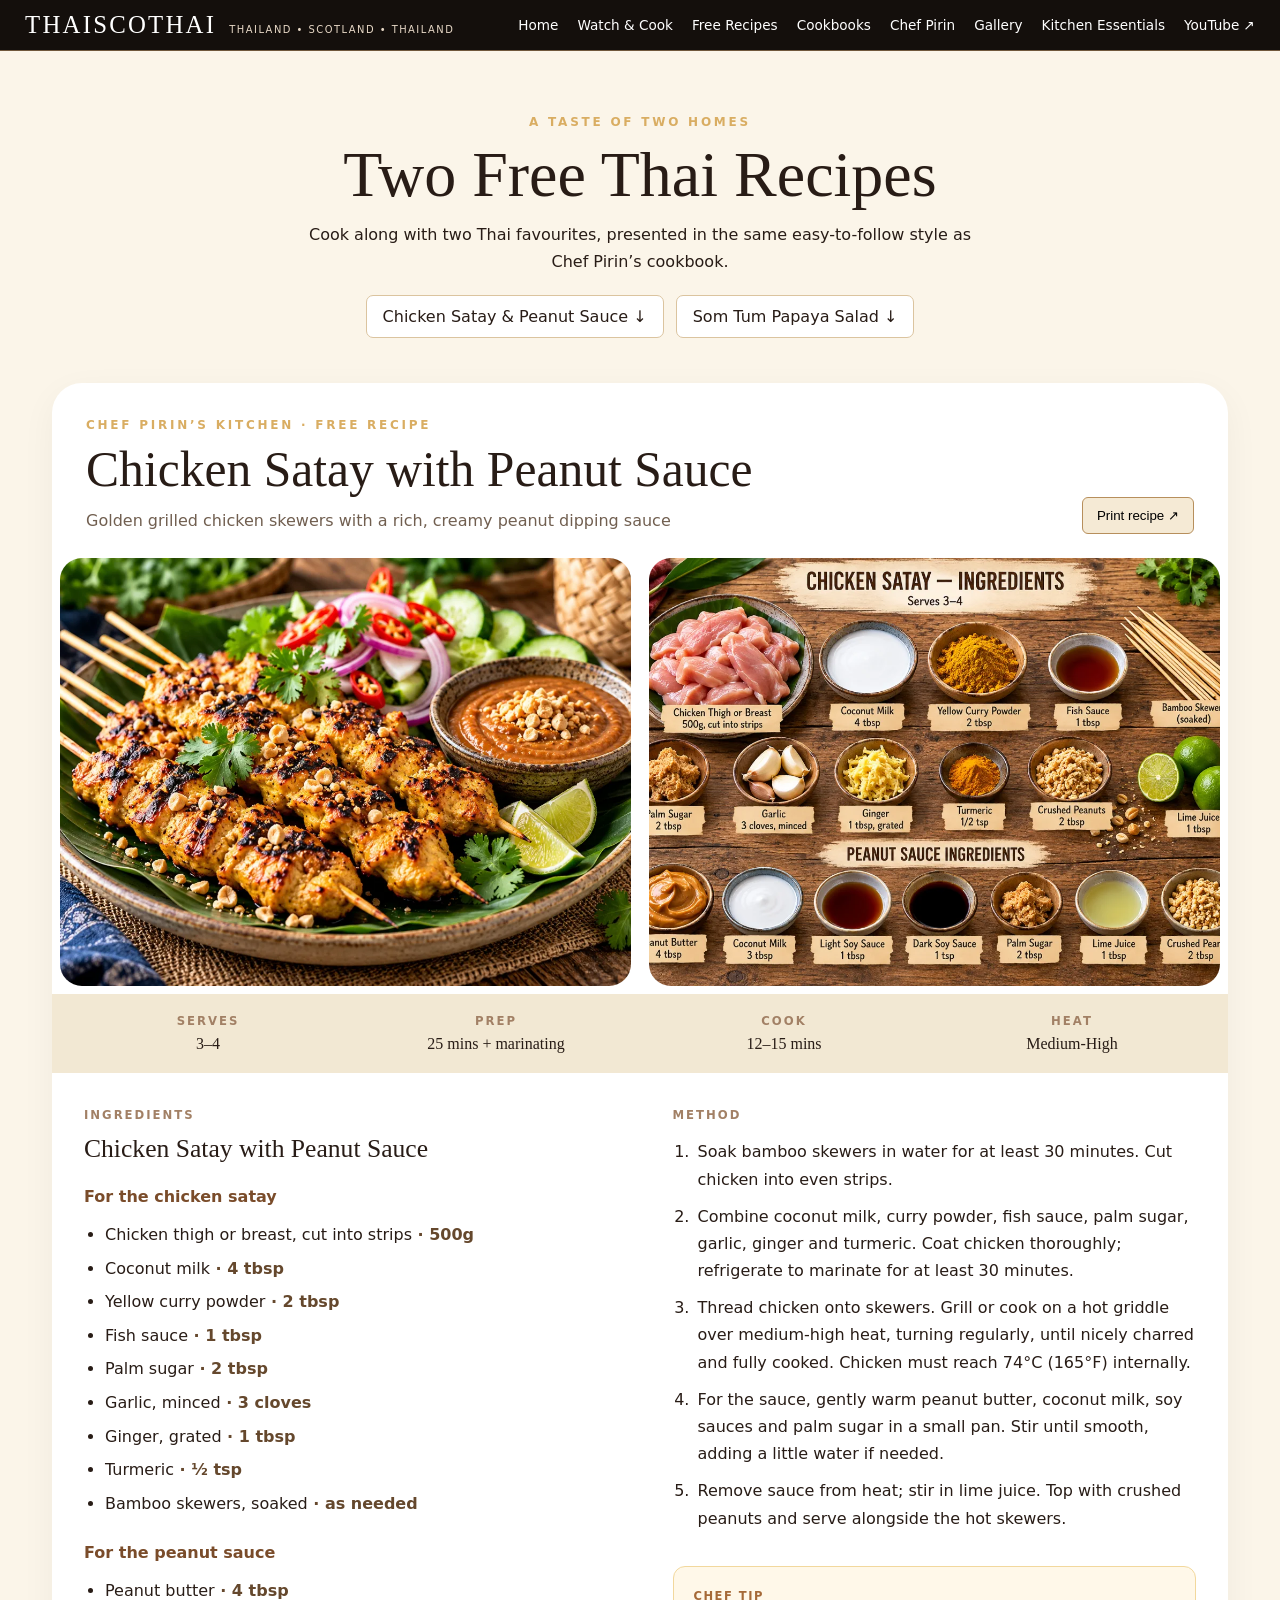
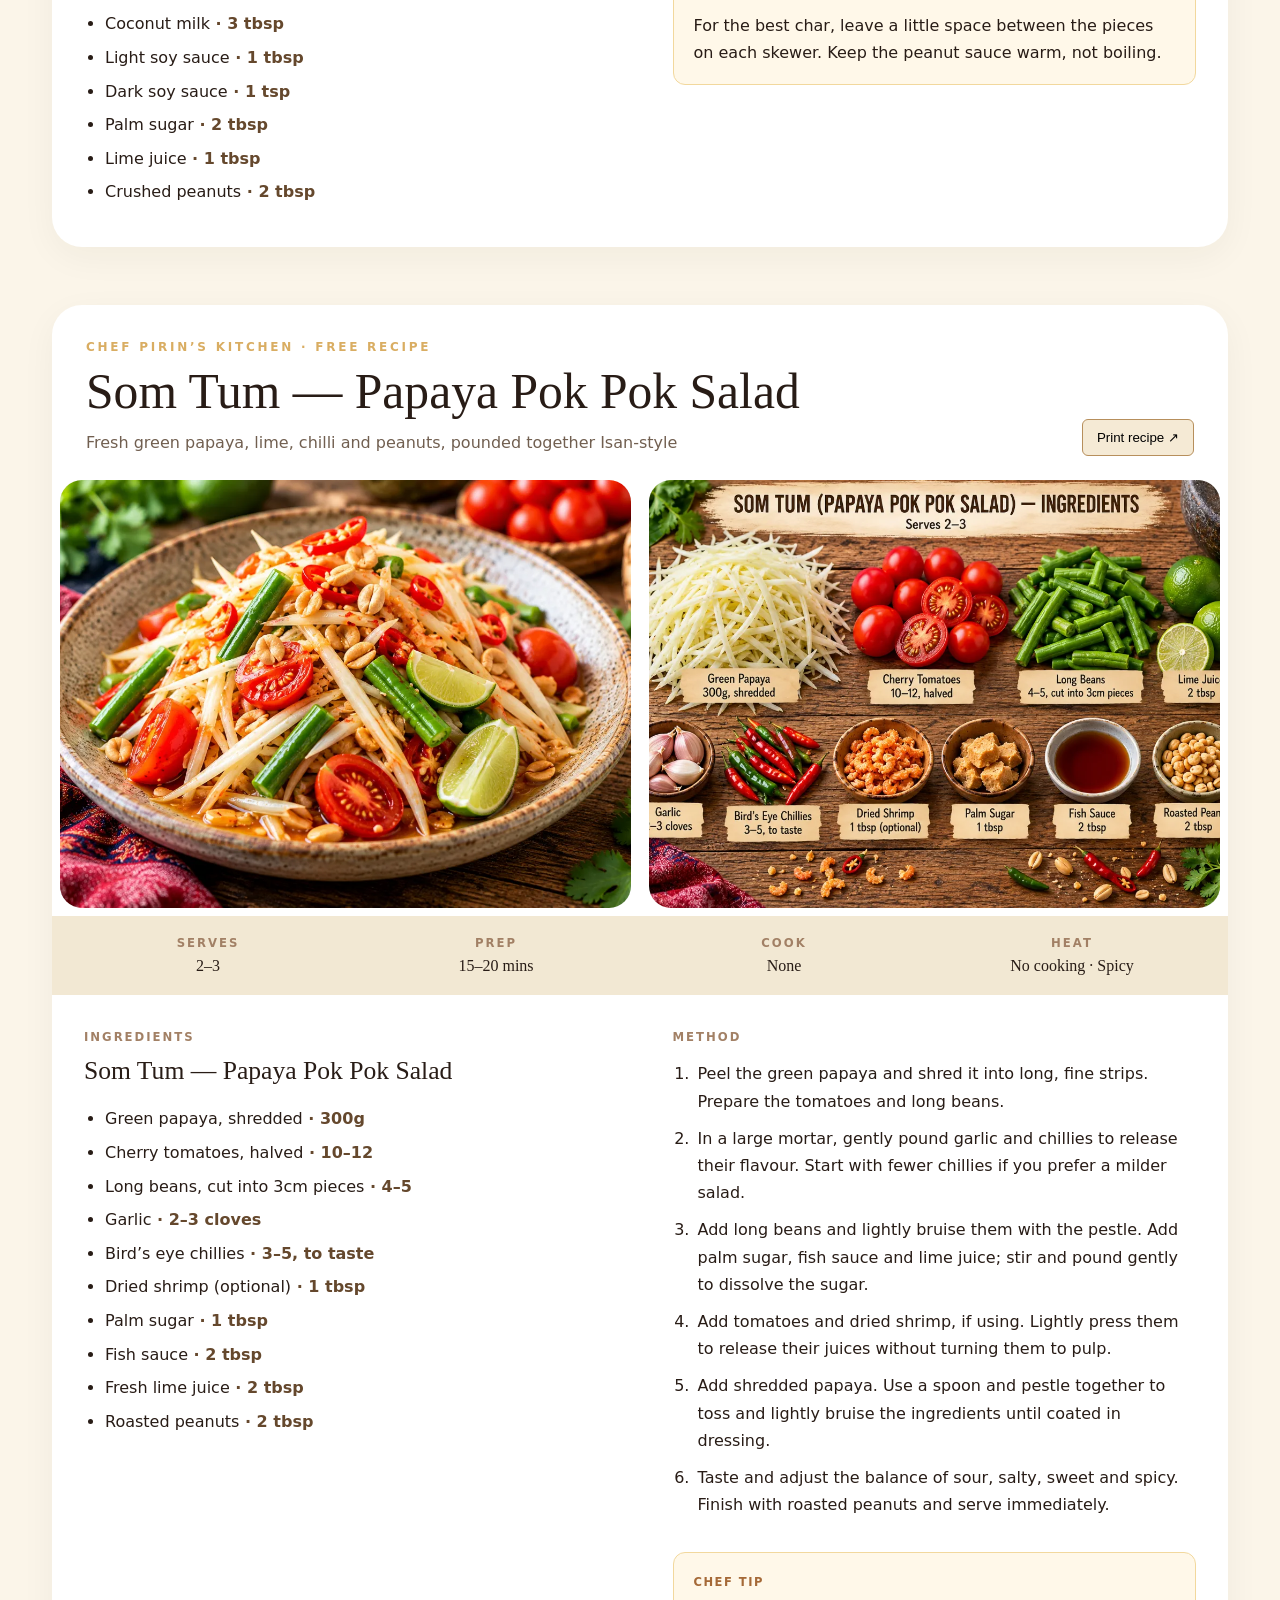
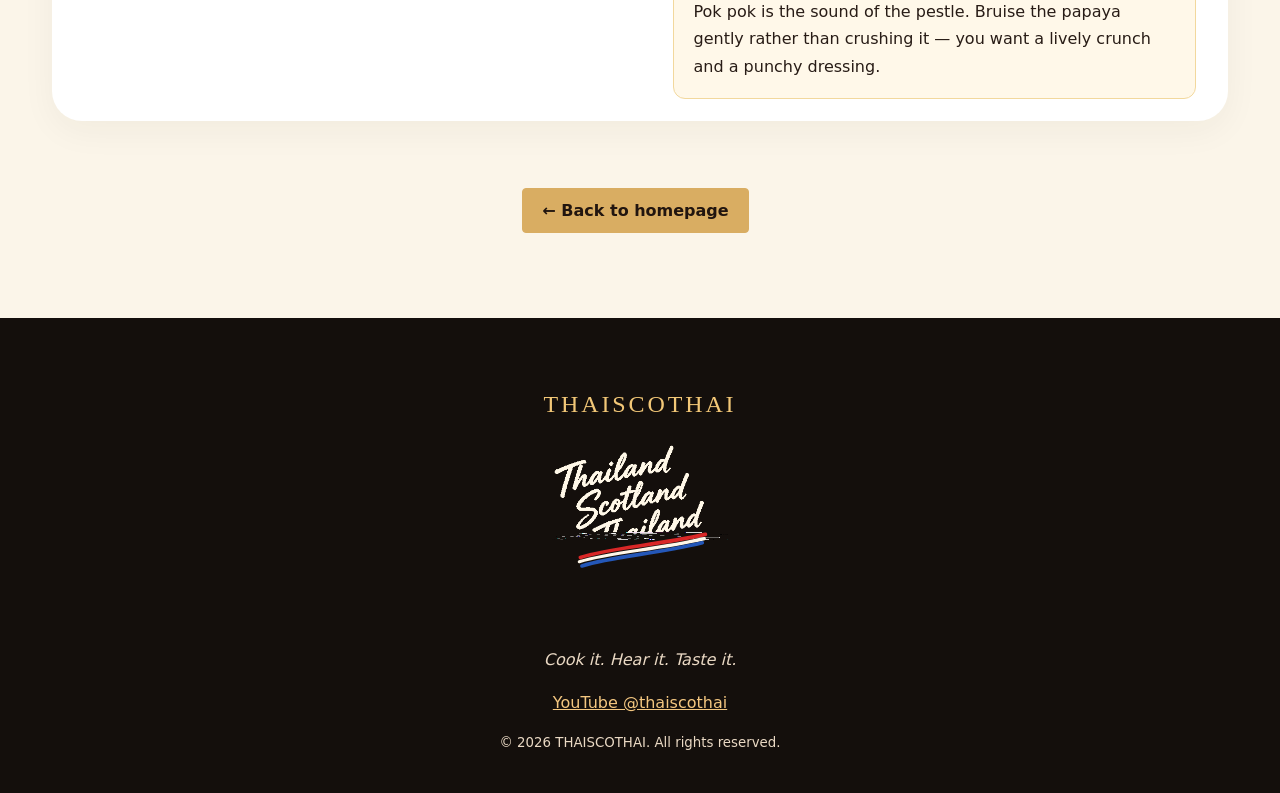
<file: free-recipes.html>
<!doctype html><html lang="en"><head><meta charset="utf-8"><meta name="viewport" content="width=device-width,initial-scale=1"><meta name="description" content="Authentic Thai cooking, ASMR videos and cookbooks from Chef Pirin Pratepha Greig."><title>Free Recipes | THAISCOTHAI</title><link rel="stylesheet" href="style.css"></head><body><header class="top"><nav class="nav" aria-label="Main navigation"><a class="identity" href="index.html"><span class="brand-line"><span class="brand">THAISCOTHAI</span><span class="subbrand-inline">THAILAND • SCOTLAND • THAILAND</span></span></a><button class="mobile-toggle" aria-expanded="false" aria-label="Toggle navigation">☰ Menu</button><div class="links"><a href="index.html">Home</a><a href="index.html#videos">Watch & Cook</a><a href="free-recipes.html">Free Recipes</a><a href="index.html#books">Cookbooks</a><a href="index.html#chef">Chef Pirin</a><a href="index.html#gallery">Gallery</a><a href="kitchen-essentials.html">Kitchen Essentials</a><a href="https://www.youtube.com/@thaiscothai" target="_blank" rel="noopener">YouTube ↗</a></div></nav></header><main class="recipes-main"><div class="recipe-intro"><div class="eyebrow">A taste of two homes</div><h1>Two Free Thai Recipes</h1><p>Cook along with two Thai favourites, presented in the same easy-to-follow style as Chef Pirin’s cookbook.</p><nav class="recipe-jump" aria-label="Recipe links"><a href="#satay">Chicken Satay & Peanut Sauce ↓</a><a href="#som-tum">Som Tum Papaya Salad ↓</a></nav></div><article class="cookbook-page" id="satay"><div class="recipe-page-heading"><div><div class="eyebrow">Chef Pirin’s Kitchen · Free recipe</div><h2>Chicken Satay with Peanut Sauce</h2><p>Golden grilled chicken skewers with a rich, creamy peanut dipping sauce</p></div><button class="recipe-print" onclick="window.print()" type="button">Print recipe ↗</button></div><div class="recipe-photo-pair"><img src="assets/recipes/satay-plated.webp" alt="Plated Chicken Satay with Peanut Sauce" loading="lazy"><img src="assets/recipes/satay-ingredients.webp" alt="Overhead labelled ingredients for Chicken Satay with Peanut Sauce" loading="lazy"></div><div class="recipe-facts"><div><span>Serves</span><strong>3–4</strong></div><div><span>Prep</span><strong>25 mins + marinating</strong></div><div><span>Cook</span><strong>12–15 mins</strong></div><div><span>Heat</span><strong>Medium-High</strong></div></div><div class="recipe-body"><section><div class="recipe-kicker">Ingredients</div><h3>Chicken Satay with Peanut Sauce</h3><ul class="recipe-ingredients"><li class="recipe-subheading">For the chicken satay</li><li><span>Chicken thigh or breast, cut into strips</span><strong>500g</strong></li><li><span>Coconut milk</span><strong>4 tbsp</strong></li><li><span>Yellow curry powder</span><strong>2 tbsp</strong></li><li><span>Fish sauce</span><strong>1 tbsp</strong></li><li><span>Palm sugar</span><strong>2 tbsp</strong></li><li><span>Garlic, minced</span><strong>3 cloves</strong></li><li><span>Ginger, grated</span><strong>1 tbsp</strong></li><li><span>Turmeric</span><strong>½ tsp</strong></li><li><span>Bamboo skewers, soaked</span><strong>as needed</strong></li><li class="recipe-subheading">For the peanut sauce</li><li><span>Peanut butter</span><strong>4 tbsp</strong></li><li><span>Coconut milk</span><strong>3 tbsp</strong></li><li><span>Light soy sauce</span><strong>1 tbsp</strong></li><li><span>Dark soy sauce</span><strong>1 tsp</strong></li><li><span>Palm sugar</span><strong>2 tbsp</strong></li><li><span>Lime juice</span><strong>1 tbsp</strong></li><li><span>Crushed peanuts</span><strong>2 tbsp</strong></li></ul></section><section><div class="recipe-kicker">Method</div><ol class="recipe-method"><li>Soak bamboo skewers in water for at least 30 minutes. Cut chicken into even strips.</li><li>Combine coconut milk, curry powder, fish sauce, palm sugar, garlic, ginger and turmeric. Coat chicken thoroughly; refrigerate to marinate for at least 30 minutes.</li><li>Thread chicken onto skewers. Grill or cook on a hot griddle over medium-high heat, turning regularly, until nicely charred and fully cooked. Chicken must reach 74°C (165°F) internally.</li><li>For the sauce, gently warm peanut butter, coconut milk, soy sauces and palm sugar in a small pan. Stir until smooth, adding a little water if needed.</li><li>Remove sauce from heat; stir in lime juice. Top with crushed peanuts and serve alongside the hot skewers.</li></ol><aside class="chef-tip"><b>Chef tip</b><p>For the best char, leave a little space between the pieces on each skewer. Keep the peanut sauce warm, not boiling.</p></aside></section></div></article><article class="cookbook-page" id="som-tum"><div class="recipe-page-heading"><div><div class="eyebrow">Chef Pirin’s Kitchen · Free recipe</div><h2>Som Tum — Papaya Pok Pok Salad</h2><p>Fresh green papaya, lime, chilli and peanuts, pounded together Isan-style</p></div><button class="recipe-print" onclick="window.print()" type="button">Print recipe ↗</button></div><div class="recipe-photo-pair"><img src="assets/recipes/som-tum-plated.webp" alt="Plated Som Tum — Papaya Pok Pok Salad" loading="lazy"><img src="assets/recipes/som-tum-ingredients.webp" alt="Overhead labelled ingredients for Som Tum — Papaya Pok Pok Salad" loading="lazy"></div><div class="recipe-facts"><div><span>Serves</span><strong>2–3</strong></div><div><span>Prep</span><strong>15–20 mins</strong></div><div><span>Cook</span><strong>None</strong></div><div><span>Heat</span><strong>No cooking · Spicy</strong></div></div><div class="recipe-body"><section><div class="recipe-kicker">Ingredients</div><h3>Som Tum — Papaya Pok Pok Salad</h3><ul class="recipe-ingredients"><li><span>Green papaya, shredded</span><strong>300g</strong></li><li><span>Cherry tomatoes, halved</span><strong>10–12</strong></li><li><span>Long beans, cut into 3cm pieces</span><strong>4–5</strong></li><li><span>Garlic</span><strong>2–3 cloves</strong></li><li><span>Bird’s eye chillies</span><strong>3–5, to taste</strong></li><li><span>Dried shrimp (optional)</span><strong>1 tbsp</strong></li><li><span>Palm sugar</span><strong>1 tbsp</strong></li><li><span>Fish sauce</span><strong>2 tbsp</strong></li><li><span>Fresh lime juice</span><strong>2 tbsp</strong></li><li><span>Roasted peanuts</span><strong>2 tbsp</strong></li></ul></section><section><div class="recipe-kicker">Method</div><ol class="recipe-method"><li>Peel the green papaya and shred it into long, fine strips. Prepare the tomatoes and long beans.</li><li>In a large mortar, gently pound garlic and chillies to release their flavour. Start with fewer chillies if you prefer a milder salad.</li><li>Add long beans and lightly bruise them with the pestle. Add palm sugar, fish sauce and lime juice; stir and pound gently to dissolve the sugar.</li><li>Add tomatoes and dried shrimp, if using. Lightly press them to release their juices without turning them to pulp.</li><li>Add shredded papaya. Use a spoon and pestle together to toss and lightly bruise the ingredients until coated in dressing.</li><li>Taste and adjust the balance of sour, salty, sweet and spicy. Finish with roasted peanuts and serve immediately.</li></ol><aside class="chef-tip"><b>Chef tip</b><p>Pok pok is the sound of the pestle. Bruise the papaya gently rather than crushing it — you want a lively crunch and a punchy dressing.</p></aside></section></div></article><div class="recipe-back"><a class="btn" href="index.html">← Back to homepage</a></div></main><footer class="footer"><p class="footer-brand">THAISCOTHAI</p><div class="footer-logo-lockup" role="img" aria-label="THAILAND SCOTLAND THAILAND"><img src="assets/thaiscothai-script-transparent.png" alt="" loading="lazy"/><svg viewBox="0 0 335 375" aria-hidden="true" focusable="false"><path d="M54 237 C112 218 192 215 292 193" fill="none" stroke="#d92727" stroke-width="7" stroke-linecap="round"/><path d="M52 245 C115 226 194 223 290 201" fill="none" stroke="#fff7e9" stroke-width="6" stroke-linecap="round"/><path d="M57 253 C119 234 197 231 286 209" fill="none" stroke="#2457b8" stroke-width="7" stroke-linecap="round"/></svg></div><p><em>Cook it. Hear it. Taste it.</em></p><p><a href="https://www.youtube.com/@thaiscothai">YouTube @thaiscothai</a></p><small>© 2026 THAISCOTHAI. All rights reserved.</small></footer><script src="script.js"></script></body></html>
</file>
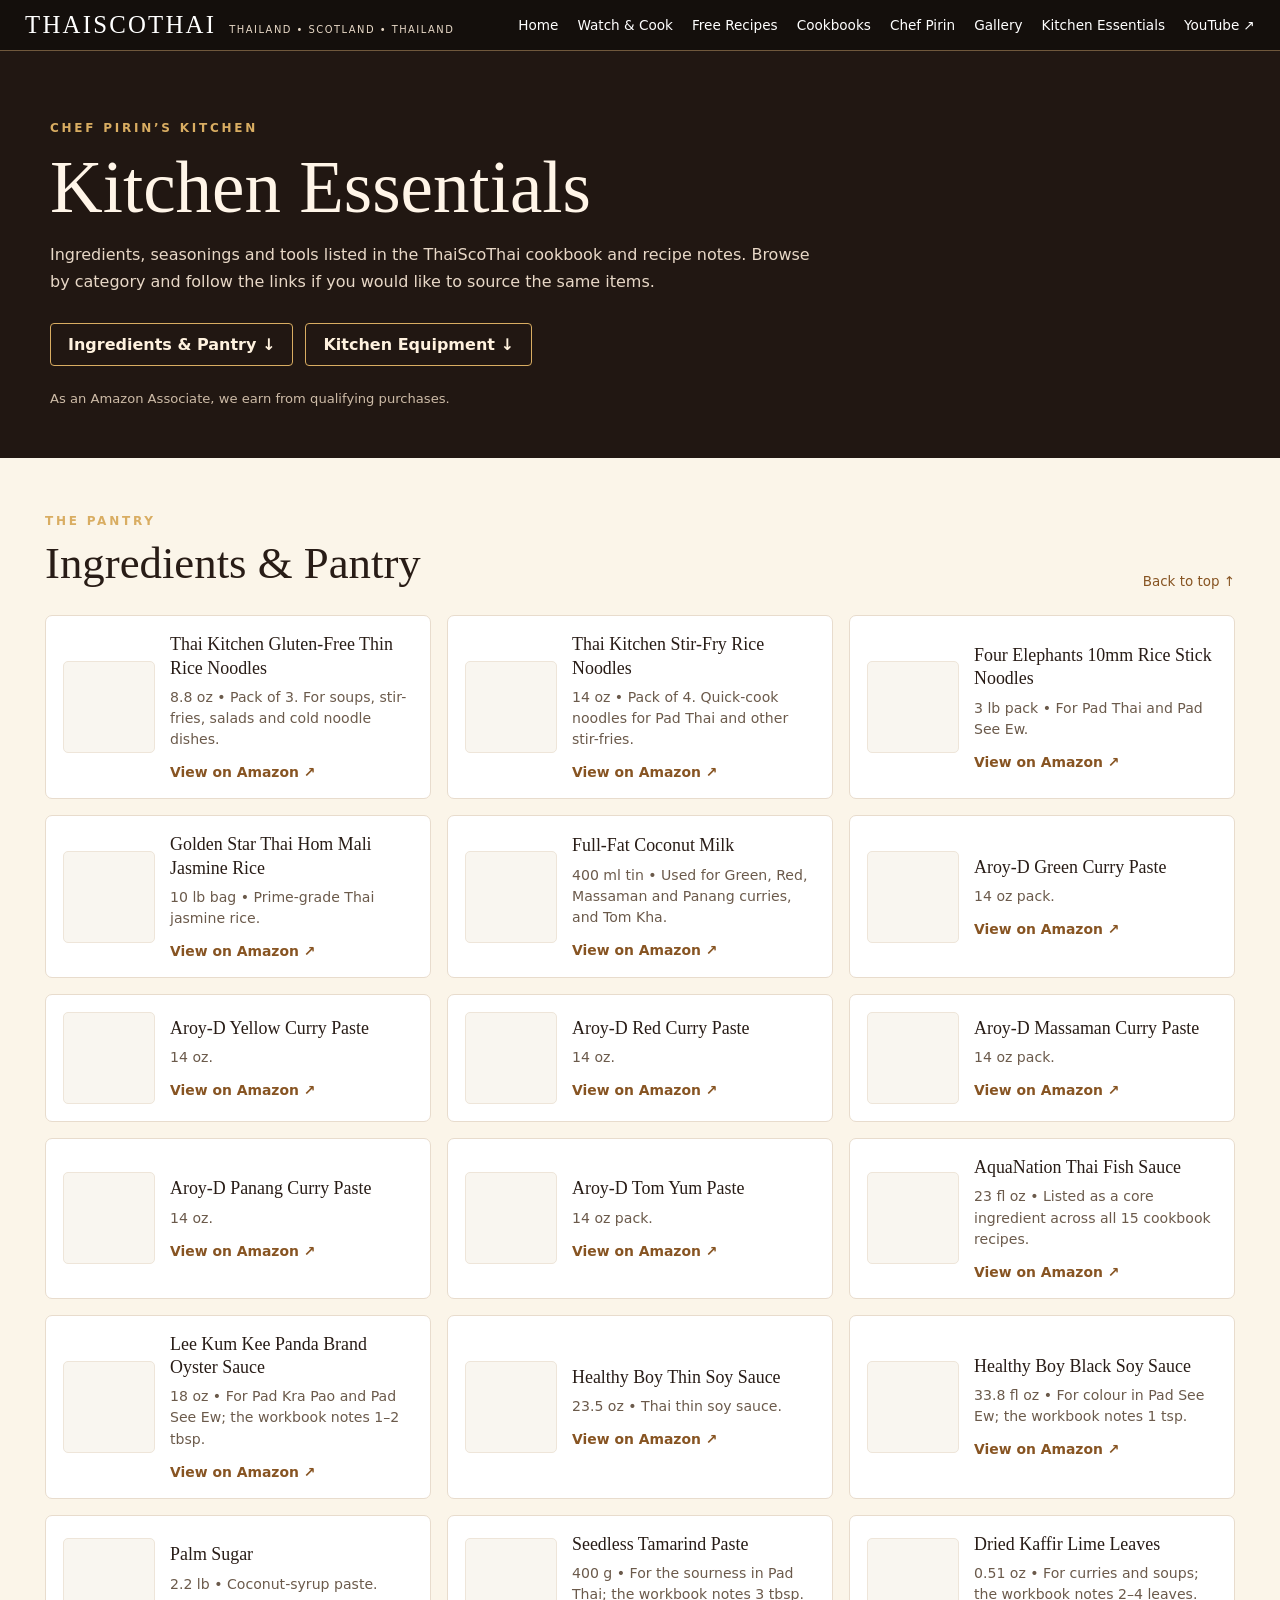
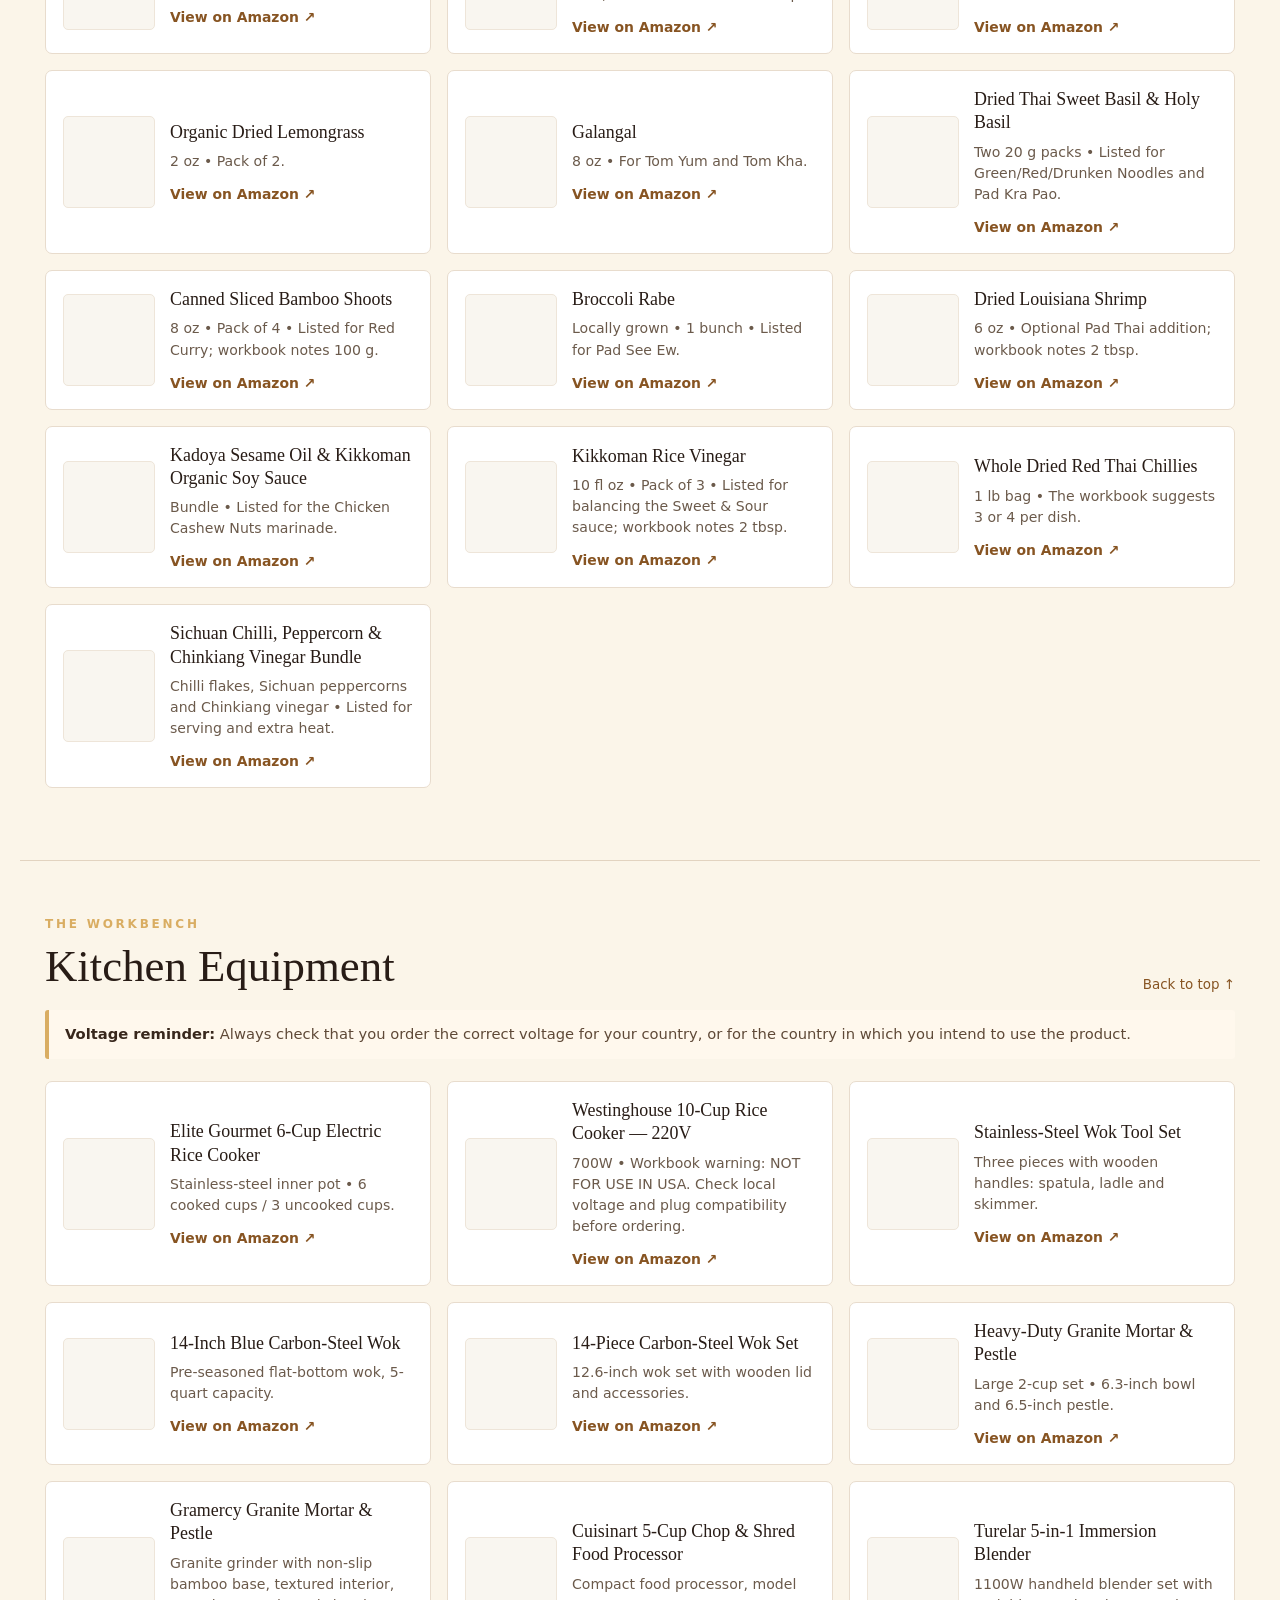
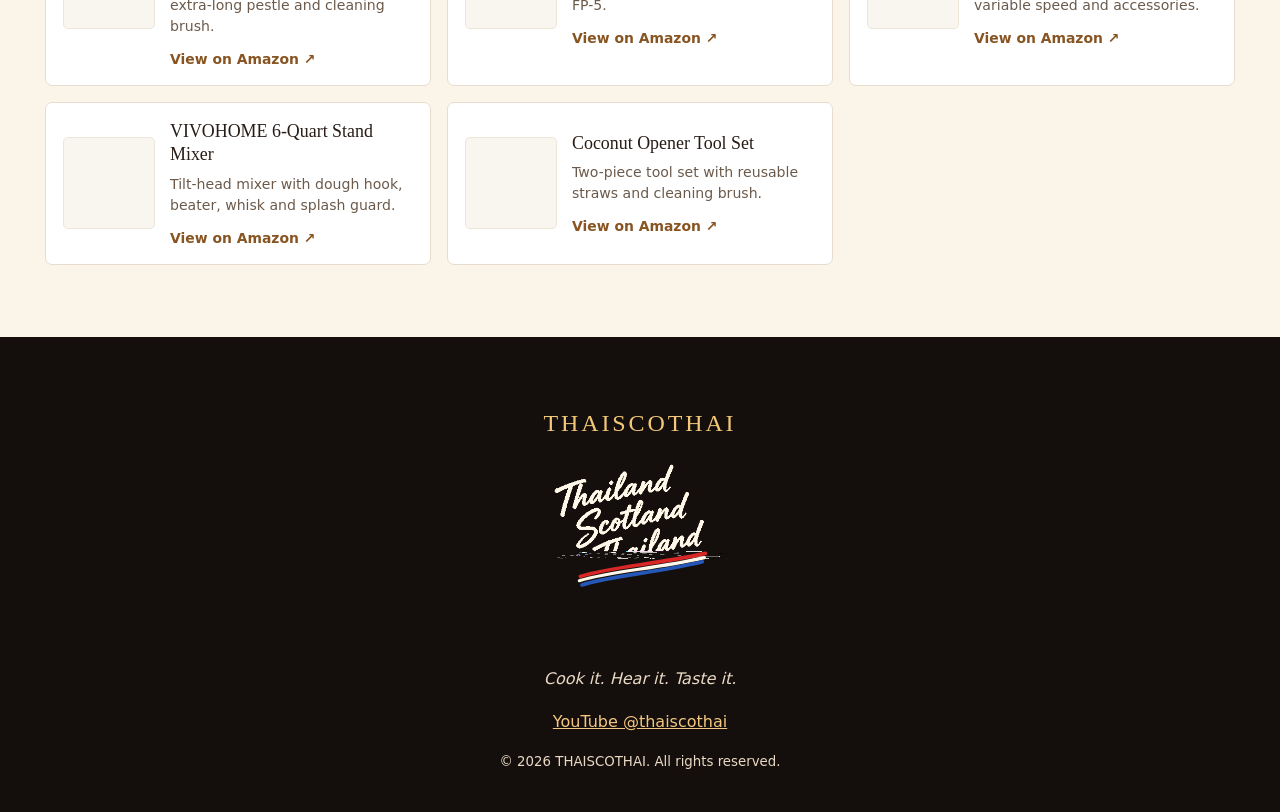
<file: kitchen-essentials.html>
<!doctype html>
<html lang="en"><head><meta charset="utf-8"><meta name="viewport" content="width=device-width,initial-scale=1">
<meta name="description" content="Ingredients and kitchen equipment listed for Chef Pirin's authentic Thai recipes.">
<title>Kitchen Essentials | THAISCOTHAI</title><link rel="stylesheet" href="style.css"></head><body id="top">
<header class="top"><nav class="nav" aria-label="Main navigation"><a class="identity" href="index.html"><span class="brand-line"><span class="brand">THAISCOTHAI</span><span class="subbrand-inline">THAILAND • SCOTLAND • THAILAND</span></span></a><button aria-expanded="false" aria-label="Toggle navigation" class="mobile-toggle">☰ Menu</button><div class="links"><a href="index.html">Home</a><a href="index.html#videos">Watch &amp; Cook</a><a href="free-recipes.html">Free Recipes</a><a href="index.html#books">Cookbooks</a><a href="index.html#chef">Chef Pirin</a><a href="index.html#gallery">Gallery</a><a href="kitchen-essentials.html" aria-current="page">Kitchen Essentials</a><a href="https://www.youtube.com/@thaiscothai" target="_blank" rel="noopener">YouTube ↗</a></div></nav></header>
<main class="essentials-page"><section class="essentials-hero"><div class="eyebrow">Chef Pirin’s Kitchen</div><h1>Kitchen Essentials</h1><p>Ingredients, seasonings and tools listed in the ThaiScoThai cookbook and recipe notes. Browse by category and follow the links if you would like to source the same items.</p><div class="essentials-jump"><a href="#ingredients">Ingredients &amp; Pantry ↓</a><a href="#equipment">Kitchen Equipment ↓</a></div><p class="affiliate-disclosure">As an Amazon Associate, we earn from qualifying purchases.</p></section>
<section class="essentials-section" id="ingredients"><div class="essentials-section-head"><div><div class="eyebrow">The pantry</div><h2>Ingredients &amp; Pantry</h2></div><a href="#top" class="back-top">Back to top ↑</a></div><div class="essentials-grid"><article class="essential-card"><div class="essential-card-image" role="img" aria-label="Thai Kitchen Gluten-Free Thin Rice Noodles" style="--sprite-x:0.00%;--sprite-y:0.00%"></div><div class="essential-card-copy"><h3>Thai Kitchen Gluten-Free Thin Rice Noodles</h3><p>8.8 oz • Pack of 3. For soups, stir-fries, salads and cold noodle dishes.</p><a class="amazon-link" href="https://link.amazon/B0hvKxCtU" target="_blank" rel="sponsored nofollow noopener">View on Amazon ↗</a></div></article>
<article class="essential-card"><div class="essential-card-image" role="img" aria-label="Thai Kitchen Stir-Fry Rice Noodles" style="--sprite-x:25.00%;--sprite-y:0.00%"></div><div class="essential-card-copy"><h3>Thai Kitchen Stir-Fry Rice Noodles</h3><p>14 oz • Pack of 4. Quick-cook noodles for Pad Thai and other stir-fries.</p><a class="amazon-link" href="https://link.amazon/B0dwf4bT4" target="_blank" rel="sponsored nofollow noopener">View on Amazon ↗</a></div></article>
<article class="essential-card"><div class="essential-card-image" role="img" aria-label="Four Elephants 10mm Rice Stick Noodles" style="--sprite-x:50.00%;--sprite-y:0.00%"></div><div class="essential-card-copy"><h3>Four Elephants 10mm Rice Stick Noodles</h3><p>3 lb pack • For Pad Thai and Pad See Ew.</p><a class="amazon-link" href="https://link.amazon/B069UjAYW" target="_blank" rel="sponsored nofollow noopener">View on Amazon ↗</a></div></article>
<article class="essential-card"><div class="essential-card-image" role="img" aria-label="Golden Star Thai Hom Mali Jasmine Rice" style="--sprite-x:75.00%;--sprite-y:0.00%"></div><div class="essential-card-copy"><h3>Golden Star Thai Hom Mali Jasmine Rice</h3><p>10 lb bag • Prime-grade Thai jasmine rice.</p><a class="amazon-link" href="https://link.amazon/B08WzSmgE" target="_blank" rel="sponsored nofollow noopener">View on Amazon ↗</a></div></article>
<article class="essential-card"><div class="essential-card-image" role="img" aria-label="Full-Fat Coconut Milk" style="--sprite-x:100.00%;--sprite-y:0.00%"></div><div class="essential-card-copy"><h3>Full-Fat Coconut Milk</h3><p>400 ml tin • Used for Green, Red, Massaman and Panang curries, and Tom Kha.</p><a class="amazon-link" href="https://link.amazon/B0gfCyCoR" target="_blank" rel="sponsored nofollow noopener">View on Amazon ↗</a></div></article>
<article class="essential-card"><div class="essential-card-image" role="img" aria-label="Aroy-D Green Curry Paste" style="--sprite-x:0.00%;--sprite-y:14.29%"></div><div class="essential-card-copy"><h3>Aroy-D Green Curry Paste</h3><p>14 oz pack.</p><a class="amazon-link" href="https://link.amazon/B0i11scSK" target="_blank" rel="sponsored nofollow noopener">View on Amazon ↗</a></div></article>
<article class="essential-card"><div class="essential-card-image" role="img" aria-label="Aroy-D Yellow Curry Paste" style="--sprite-x:25.00%;--sprite-y:14.29%"></div><div class="essential-card-copy"><h3>Aroy-D Yellow Curry Paste</h3><p>14 oz.</p><a class="amazon-link" href="https://link.amazon/B06jmA7wr" target="_blank" rel="sponsored nofollow noopener">View on Amazon ↗</a></div></article>
<article class="essential-card"><div class="essential-card-image" role="img" aria-label="Aroy-D Red Curry Paste" style="--sprite-x:50.00%;--sprite-y:14.29%"></div><div class="essential-card-copy"><h3>Aroy-D Red Curry Paste</h3><p>14 oz.</p><a class="amazon-link" href="https://link.amazon/B0dHPpJcY" target="_blank" rel="sponsored nofollow noopener">View on Amazon ↗</a></div></article>
<article class="essential-card"><div class="essential-card-image" role="img" aria-label="Aroy-D Massaman Curry Paste" style="--sprite-x:75.00%;--sprite-y:14.29%"></div><div class="essential-card-copy"><h3>Aroy-D Massaman Curry Paste</h3><p>14 oz pack.</p><a class="amazon-link" href="https://link.amazon/B0d3vwv4j" target="_blank" rel="sponsored nofollow noopener">View on Amazon ↗</a></div></article>
<article class="essential-card"><div class="essential-card-image" role="img" aria-label="Aroy-D Panang Curry Paste" style="--sprite-x:100.00%;--sprite-y:14.29%"></div><div class="essential-card-copy"><h3>Aroy-D Panang Curry Paste</h3><p>14 oz.</p><a class="amazon-link" href="https://link.amazon/B0gr2rA54" target="_blank" rel="sponsored nofollow noopener">View on Amazon ↗</a></div></article>
<article class="essential-card"><div class="essential-card-image" role="img" aria-label="Aroy-D Tom Yum Paste" style="--sprite-x:0.00%;--sprite-y:28.57%"></div><div class="essential-card-copy"><h3>Aroy-D Tom Yum Paste</h3><p>14 oz pack.</p><a class="amazon-link" href="https://link.amazon/B012qAjAD" target="_blank" rel="sponsored nofollow noopener">View on Amazon ↗</a></div></article>
<article class="essential-card"><div class="essential-card-image" role="img" aria-label="AquaNation Thai Fish Sauce" style="--sprite-x:25.00%;--sprite-y:28.57%"></div><div class="essential-card-copy"><h3>AquaNation Thai Fish Sauce</h3><p>23 fl oz • Listed as a core ingredient across all 15 cookbook recipes.</p><a class="amazon-link" href="https://link.amazon/B0h6LG5Kb" target="_blank" rel="sponsored nofollow noopener">View on Amazon ↗</a></div></article>
<article class="essential-card"><div class="essential-card-image" role="img" aria-label="Lee Kum Kee Panda Brand Oyster Sauce" style="--sprite-x:50.00%;--sprite-y:28.57%"></div><div class="essential-card-copy"><h3>Lee Kum Kee Panda Brand Oyster Sauce</h3><p>18 oz • For Pad Kra Pao and Pad See Ew; the workbook notes 1–2 tbsp.</p><a class="amazon-link" href="https://link.amazon/B0fCu6g2y" target="_blank" rel="sponsored nofollow noopener">View on Amazon ↗</a></div></article>
<article class="essential-card"><div class="essential-card-image" role="img" aria-label="Healthy Boy Thin Soy Sauce" style="--sprite-x:75.00%;--sprite-y:28.57%"></div><div class="essential-card-copy"><h3>Healthy Boy Thin Soy Sauce</h3><p>23.5 oz • Thai thin soy sauce.</p><a class="amazon-link" href="https://link.amazon/B0gWKmijL" target="_blank" rel="sponsored nofollow noopener">View on Amazon ↗</a></div></article>
<article class="essential-card"><div class="essential-card-image" role="img" aria-label="Healthy Boy Black Soy Sauce" style="--sprite-x:100.00%;--sprite-y:28.57%"></div><div class="essential-card-copy"><h3>Healthy Boy Black Soy Sauce</h3><p>33.8 fl oz • For colour in Pad See Ew; the workbook notes 1 tsp.</p><a class="amazon-link" href="https://link.amazon/B0eVZMvVC" target="_blank" rel="sponsored nofollow noopener">View on Amazon ↗</a></div></article>
<article class="essential-card"><div class="essential-card-image" role="img" aria-label="Palm Sugar" style="--sprite-x:0.00%;--sprite-y:42.86%"></div><div class="essential-card-copy"><h3>Palm Sugar</h3><p>2.2 lb • Coconut-syrup paste.</p><a class="amazon-link" href="https://link.amazon/B06WUqR0Z" target="_blank" rel="sponsored nofollow noopener">View on Amazon ↗</a></div></article>
<article class="essential-card"><div class="essential-card-image" role="img" aria-label="Seedless Tamarind Paste" style="--sprite-x:25.00%;--sprite-y:42.86%"></div><div class="essential-card-copy"><h3>Seedless Tamarind Paste</h3><p>400 g • For the sourness in Pad Thai; the workbook notes 3 tbsp.</p><a class="amazon-link" href="https://link.amazon/B01jHIT3N" target="_blank" rel="sponsored nofollow noopener">View on Amazon ↗</a></div></article>
<article class="essential-card"><div class="essential-card-image" role="img" aria-label="Dried Kaffir Lime Leaves" style="--sprite-x:50.00%;--sprite-y:42.86%"></div><div class="essential-card-copy"><h3>Dried Kaffir Lime Leaves</h3><p>0.51 oz • For curries and soups; the workbook notes 2–4 leaves.</p><a class="amazon-link" href="https://link.amazon/B0aatiqz9" target="_blank" rel="sponsored nofollow noopener">View on Amazon ↗</a></div></article>
<article class="essential-card"><div class="essential-card-image" role="img" aria-label="Organic Dried Lemongrass" style="--sprite-x:75.00%;--sprite-y:42.86%"></div><div class="essential-card-copy"><h3>Organic Dried Lemongrass</h3><p>2 oz • Pack of 2.</p><a class="amazon-link" href="https://link.amazon/B06pv28rD" target="_blank" rel="sponsored nofollow noopener">View on Amazon ↗</a></div></article>
<article class="essential-card"><div class="essential-card-image" role="img" aria-label="Galangal" style="--sprite-x:100.00%;--sprite-y:42.86%"></div><div class="essential-card-copy"><h3>Galangal</h3><p>8 oz • For Tom Yum and Tom Kha.</p><a class="amazon-link" href="https://link.amazon/B02c22EuL" target="_blank" rel="sponsored nofollow noopener">View on Amazon ↗</a></div></article>
<article class="essential-card"><div class="essential-card-image" role="img" aria-label="Dried Thai Sweet Basil &amp; Holy Basil" style="--sprite-x:0.00%;--sprite-y:57.14%"></div><div class="essential-card-copy"><h3>Dried Thai Sweet Basil & Holy Basil</h3><p>Two 20 g packs • Listed for Green/Red/Drunken Noodles and Pad Kra Pao.</p><a class="amazon-link" href="https://link.amazon/B01u7PdaF" target="_blank" rel="sponsored nofollow noopener">View on Amazon ↗</a></div></article>
<article class="essential-card"><div class="essential-card-image" role="img" aria-label="Canned Sliced Bamboo Shoots" style="--sprite-x:25.00%;--sprite-y:57.14%"></div><div class="essential-card-copy"><h3>Canned Sliced Bamboo Shoots</h3><p>8 oz • Pack of 4 • Listed for Red Curry; workbook notes 100 g.</p><a class="amazon-link" href="https://link.amazon/B0iwcS6Eq" target="_blank" rel="sponsored nofollow noopener">View on Amazon ↗</a></div></article>
<article class="essential-card"><div class="essential-card-image" role="img" aria-label="Broccoli Rabe" style="--sprite-x:50.00%;--sprite-y:57.14%"></div><div class="essential-card-copy"><h3>Broccoli Rabe</h3><p>Locally grown • 1 bunch • Listed for Pad See Ew.</p><a class="amazon-link" href="https://link.amazon/B063JP7xJ" target="_blank" rel="sponsored nofollow noopener">View on Amazon ↗</a></div></article>
<article class="essential-card"><div class="essential-card-image" role="img" aria-label="Dried Louisiana Shrimp" style="--sprite-x:75.00%;--sprite-y:57.14%"></div><div class="essential-card-copy"><h3>Dried Louisiana Shrimp</h3><p>6 oz • Optional Pad Thai addition; workbook notes 2 tbsp.</p><a class="amazon-link" href="https://link.amazon/B02bx2Rch" target="_blank" rel="sponsored nofollow noopener">View on Amazon ↗</a></div></article>
<article class="essential-card"><div class="essential-card-image" role="img" aria-label="Kadoya Sesame Oil &amp; Kikkoman Organic Soy Sauce" style="--sprite-x:100.00%;--sprite-y:57.14%"></div><div class="essential-card-copy"><h3>Kadoya Sesame Oil & Kikkoman Organic Soy Sauce</h3><p>Bundle • Listed for the Chicken Cashew Nuts marinade.</p><a class="amazon-link" href="https://link.amazon/B0dtc0r0p" target="_blank" rel="sponsored nofollow noopener">View on Amazon ↗</a></div></article>
<article class="essential-card"><div class="essential-card-image" role="img" aria-label="Kikkoman Rice Vinegar" style="--sprite-x:0.00%;--sprite-y:71.43%"></div><div class="essential-card-copy"><h3>Kikkoman Rice Vinegar</h3><p>10 fl oz • Pack of 3 • Listed for balancing the Sweet & Sour sauce; workbook notes 2 tbsp.</p><a class="amazon-link" href="https://link.amazon/B0dZ3jkv5" target="_blank" rel="sponsored nofollow noopener">View on Amazon ↗</a></div></article>
<article class="essential-card"><div class="essential-card-image" role="img" aria-label="Whole Dried Red Thai Chillies" style="--sprite-x:25.00%;--sprite-y:71.43%"></div><div class="essential-card-copy"><h3>Whole Dried Red Thai Chillies</h3><p>1 lb bag • The workbook suggests 3 or 4 per dish.</p><a class="amazon-link" href="https://link.amazon/B0iFPMRy0" target="_blank" rel="sponsored nofollow noopener">View on Amazon ↗</a></div></article>
<article class="essential-card"><div class="essential-card-image" role="img" aria-label="Sichuan Chilli, Peppercorn &amp; Chinkiang Vinegar Bundle" style="--sprite-x:50.00%;--sprite-y:71.43%"></div><div class="essential-card-copy"><h3>Sichuan Chilli, Peppercorn & Chinkiang Vinegar Bundle</h3><p>Chilli flakes, Sichuan peppercorns and Chinkiang vinegar • Listed for serving and extra heat.</p><a class="amazon-link" href="https://link.amazon/B0gLejnP3" target="_blank" rel="sponsored nofollow noopener">View on Amazon ↗</a></div></article></div></section>
<section class="essentials-section equipment-section" id="equipment"><div class="essentials-section-head"><div><div class="eyebrow">The workbench</div><h2>Kitchen Equipment</h2></div><a href="#top" class="back-top">Back to top ↑</a></div><p class="voltage-disclaimer"><strong>Voltage reminder:</strong> Always check that you order the correct voltage for your country, or for the country in which you intend to use the product.</p><div class="essentials-grid"><article class="essential-card"><div class="essential-card-image" role="img" aria-label="Elite Gourmet 6-Cup Electric Rice Cooker" style="--sprite-x:75.00%;--sprite-y:71.43%"></div><div class="essential-card-copy"><h3>Elite Gourmet 6-Cup Electric Rice Cooker</h3><p>Stainless-steel inner pot • 6 cooked cups / 3 uncooked cups.</p><a class="amazon-link" href="https://link.amazon/B0gEio6rs" target="_blank" rel="sponsored nofollow noopener">View on Amazon ↗</a></div></article>
<article class="essential-card"><div class="essential-card-image" role="img" aria-label="Westinghouse 10-Cup Rice Cooker — 220V" style="--sprite-x:100.00%;--sprite-y:71.43%"></div><div class="essential-card-copy"><h3>Westinghouse 10-Cup Rice Cooker — 220V</h3><p>700W • Workbook warning: NOT FOR USE IN USA. Check local voltage and plug compatibility before ordering.</p><a class="amazon-link" href="https://link.amazon/B07dk7bKD" target="_blank" rel="sponsored nofollow noopener">View on Amazon ↗</a></div></article>
<article class="essential-card"><div class="essential-card-image" role="img" aria-label="Stainless-Steel Wok Tool Set" style="--sprite-x:0.00%;--sprite-y:85.71%"></div><div class="essential-card-copy"><h3>Stainless-Steel Wok Tool Set</h3><p>Three pieces with wooden handles: spatula, ladle and skimmer.</p><a class="amazon-link" href="https://link.amazon/B01AlBI3j" target="_blank" rel="sponsored nofollow noopener">View on Amazon ↗</a></div></article>
<article class="essential-card"><div class="essential-card-image" role="img" aria-label="14-Inch Blue Carbon-Steel Wok" style="--sprite-x:25.00%;--sprite-y:85.71%"></div><div class="essential-card-copy"><h3>14-Inch Blue Carbon-Steel Wok</h3><p>Pre-seasoned flat-bottom wok, 5-quart capacity.</p><a class="amazon-link" href="https://link.amazon/B05ceN9mA" target="_blank" rel="sponsored nofollow noopener">View on Amazon ↗</a></div></article>
<article class="essential-card"><div class="essential-card-image" role="img" aria-label="14-Piece Carbon-Steel Wok Set" style="--sprite-x:50.00%;--sprite-y:85.71%"></div><div class="essential-card-copy"><h3>14-Piece Carbon-Steel Wok Set</h3><p>12.6-inch wok set with wooden lid and accessories.</p><a class="amazon-link" href="https://link.amazon/B0hzkWeE3" target="_blank" rel="sponsored nofollow noopener">View on Amazon ↗</a></div></article>
<article class="essential-card"><div class="essential-card-image" role="img" aria-label="Heavy-Duty Granite Mortar &amp; Pestle" style="--sprite-x:75.00%;--sprite-y:85.71%"></div><div class="essential-card-copy"><h3>Heavy-Duty Granite Mortar & Pestle</h3><p>Large 2-cup set • 6.3-inch bowl and 6.5-inch pestle.</p><a class="amazon-link" href="https://link.amazon/B07FKAUIb" target="_blank" rel="sponsored nofollow noopener">View on Amazon ↗</a></div></article>
<article class="essential-card"><div class="essential-card-image" role="img" aria-label="Gramercy Granite Mortar &amp; Pestle" style="--sprite-x:100.00%;--sprite-y:85.71%"></div><div class="essential-card-copy"><h3>Gramercy Granite Mortar & Pestle</h3><p>Granite grinder with non-slip bamboo base, textured interior, extra-long pestle and cleaning brush.</p><a class="amazon-link" href="https://link.amazon/B0ekqt2O8" target="_blank" rel="sponsored nofollow noopener">View on Amazon ↗</a></div></article>
<article class="essential-card"><div class="essential-card-image" role="img" aria-label="Cuisinart 5-Cup Chop &amp; Shred Food Processor" style="--sprite-x:0.00%;--sprite-y:100.00%"></div><div class="essential-card-copy"><h3>Cuisinart 5-Cup Chop & Shred Food Processor</h3><p>Compact food processor, model FP-5.</p><a class="amazon-link" href="https://link.amazon/B039z7qoD" target="_blank" rel="sponsored nofollow noopener">View on Amazon ↗</a></div></article>
<article class="essential-card"><div class="essential-card-image" role="img" aria-label="Turelar 5-in-1 Immersion Blender" style="--sprite-x:25.00%;--sprite-y:100.00%"></div><div class="essential-card-copy"><h3>Turelar 5-in-1 Immersion Blender</h3><p>1100W handheld blender set with variable speed and accessories.</p><a class="amazon-link" href="https://link.amazon/B05ClNO38" target="_blank" rel="sponsored nofollow noopener">View on Amazon ↗</a></div></article>
<article class="essential-card"><div class="essential-card-image" role="img" aria-label="VIVOHOME 6-Quart Stand Mixer" style="--sprite-x:50.00%;--sprite-y:100.00%"></div><div class="essential-card-copy"><h3>VIVOHOME 6-Quart Stand Mixer</h3><p>Tilt-head mixer with dough hook, beater, whisk and splash guard.</p><a class="amazon-link" href="https://link.amazon/B0gyjKBfv" target="_blank" rel="sponsored nofollow noopener">View on Amazon ↗</a></div></article>
<article class="essential-card"><div class="essential-card-image" role="img" aria-label="Coconut Opener Tool Set" style="--sprite-x:75.00%;--sprite-y:100.00%"></div><div class="essential-card-copy"><h3>Coconut Opener Tool Set</h3><p>Two-piece tool set with reusable straws and cleaning brush.</p><a class="amazon-link" href="https://link.amazon/B0jgfXCV7" target="_blank" rel="sponsored nofollow noopener">View on Amazon ↗</a></div></article></div></section></main>
<footer class="footer"><p class="footer-brand">THAISCOTHAI</p><div class="footer-logo-lockup" role="img" aria-label="THAILAND SCOTLAND THAILAND"><img src="assets/thaiscothai-script-transparent.png" alt="" loading="lazy"/><svg viewBox="0 0 335 375" aria-hidden="true" focusable="false"><path d="M54 237 C112 218 192 215 292 193" fill="none" stroke="#d92727" stroke-width="7" stroke-linecap="round"/><path d="M52 245 C115 226 194 223 290 201" fill="none" stroke="#fff7e9" stroke-width="6" stroke-linecap="round"/><path d="M57 253 C119 234 197 231 286 209" fill="none" stroke="#2457b8" stroke-width="7" stroke-linecap="round"/></svg></div><p><em>Cook it. Hear it. Taste it.</em></p><p><a href="https://www.youtube.com/@thaiscothai">YouTube @thaiscothai</a></p><small>© 2026 THAISCOTHAI. All rights reserved.</small></footer><script src="script.js"></script></body></html>
</file>
<file: style.css>
:root{--ink:#281c16;--cream:#fbf5e9;--gold:#d9ad62;--muted:#cbbcac}*{box-sizing:border-box}html{scroll-behavior:smooth}body{margin:0;background:var(--cream);color:var(--ink);font-family:system-ui,-apple-system,Segoe UI,sans-serif}h1,h2,h3,.brand{font-family:Georgia,serif;font-weight:400}h1{font-size:clamp(2.7rem,5.7vw,5.4rem);line-height:1.03;margin:.2em 0}h2{font-size:clamp(2rem,3.5vw,3.1rem);margin:.2em 0 .5em}h3{font-size:1.55rem;margin:.3em 0}p{line-height:1.7}a{color:inherit}img{max-width:100%}.top{background:#140f0c;color:#fff;position:sticky;top:0;z-index:10;border-bottom:1px solid #70583c}.nav{max-width:1350px;margin:auto;padding:12px 25px;display:flex;align-items:center;justify-content:space-between;gap:18px}.identity{display:flex;align-items:center;gap:12px;text-decoration:none}.identity img{width:51px;height:51px;object-fit:contain}.brand{font-size:1.55rem;letter-spacing:.09em}.subbrand{font-size:.57rem;letter-spacing:.19em}.links{display:flex;gap:19px;flex-wrap:wrap}.links a{font-size:.85rem;text-decoration:none}.links a:hover,.links a:focus{color:var(--gold)}.hero{background:linear-gradient(90deg,rgba(18,11,7,.94),rgba(18,11,7,.65) 54%,rgba(18,11,7,.12)),url('assets/banner.jpg') center/cover;color:white;min-height:560px;display:flex;align-items:center}.hero-inner{max-width:1250px;margin:auto;padding:55px 25px;width:100%;display:grid;grid-template-columns:1.1fr .75fr;gap:5vw;align-items:center}.eyebrow{text-transform:uppercase;letter-spacing:.23em;font-size:.75rem;color:var(--gold);font-weight:700}.tagline{font-family:Georgia,serif;font-style:italic;color:#f2c777;font-size:clamp(1.5rem,2.8vw,2.25rem)}.hero p{max-width:550px}.btn{display:inline-block;padding:12px 19px;border:1px solid var(--gold);border-radius:4px;background:var(--gold);color:#21150f;text-decoration:none;font-weight:650;margin:9px 9px 0 0}.btn.alt{background:transparent;color:white}.cover-hero{width:min(100%,340px);justify-self:center;box-shadow:0 20px 50px #0009;border:5px solid #ffffff25}.section{max-width:1250px;margin:auto;padding:75px 25px}.intro{max-width:750px}.grid{display:grid;grid-template-columns:repeat(3,minmax(0,1fr));gap:22px}.tile{background:white;border:1px solid #e9dac8;border-radius:6px;overflow:hidden}.tile img{width:100%;height:230px;object-fit:cover}.tile-body{padding:23px}.tile a.more{font-weight:700;text-decoration:none;color:#875422}.dark{background:#211712;color:#f9f0e3}.dark .tile{background:#35261d;color:white;border-color:#574230}.split{display:grid;grid-template-columns:1fr 1fr;gap:48px;align-items:center}.split img{width:100%;max-height:560px;object-fit:cover;border-radius:4px}.small{font-size:.9rem;color:#746456}.dark .small{color:#c9b8a8}.placeholder{background:#eee2cf;border:1px dashed #ae8b63;min-height:170px;display:flex;align-items:center;justify-content:center;text-align:center;padding:15px}.bookgrid{display:grid;grid-template-columns:repeat(6,1fr);gap:14px}.book{background:#e8d8bd;padding:28px 8px;text-align:center;border:1px solid #c9b28e;font-family:Georgia,serif}.book strong{display:block;font-size:1.6rem}.gallery{display:grid;grid-template-columns:repeat(4,1fr);gap:12px}.gallery button{border:0;padding:0;background:none;cursor:zoom-in;text-align:left;color:inherit}.gallery img{height:185px;width:100%;object-fit:cover;border-radius:4px}.gallery span{display:block;margin-top:7px;font-size:.88rem}.footer{background:#140f0c;color:#ead9c4;text-align:center;padding:42px 20px}.footer a{color:#f4c780}.lightbox{position:fixed;inset:0;background:#000e;z-index:50;display:none;align-items:center;justify-content:center;flex-direction:column;padding:65px 55px 30px;color:white}.lightbox.open{display:flex}.lightbox img{max-width:100%;max-height:75vh;object-fit:contain}.lightbox button{background:#261d19;color:white;border:1px solid #8a7b6b;padding:12px 17px;cursor:pointer;font-size:1.2rem}.lightbox .close{position:absolute;right:25px;top:18px}.lightbox .prev{position:absolute;left:8px;top:45%}.lightbox .next{position:absolute;right:8px;top:45%}.notice{background:#fff8e9;border-left:4px solid #c89950;padding:16px 20px}.recipe-empty{padding:45px 20px;text-align:center;border:1px dashed #ae8b63;background:#f4e9d8}.mobile-toggle{display:none}.label{display:inline-block;background:#8e3026;color:white;font-size:.72rem;letter-spacing:.1em;padding:5px 9px}a:focus-visible,button:focus-visible{outline:3px solid #f0b24d;outline-offset:3px}@media(max-width:850px){.hero-inner,.split{grid-template-columns:1fr}.hero{background-position:center}.cover-hero{max-width:260px}.grid{grid-template-columns:repeat(2,1fr)}.bookgrid{grid-template-columns:repeat(3,1fr)}.gallery{grid-template-columns:repeat(2,1fr)}.mobile-toggle{display:block;background:none;color:white;border:1px solid #8a7565;padding:8px}.links{display:none;position:absolute;top:76px;left:0;right:0;background:#140f0c;padding:18px 25px;flex-direction:column}.links.open{display:flex}}@media(max-width:550px){.grid{grid-template-columns:1fr}.bookgrid{grid-template-columns:repeat(2,1fr)}.gallery img{height:125px}.brand{font-size:1.15rem}.identity img{width:43px;height:43px}.subbrand{font-size:.46rem}.section{padding:55px 20px}.hero-inner{padding:50px 20px}.tile img{height:215px}}

/* V3: original V1 hero preserved; targeted improvements only */
#chef{background:#fbf5e9}
#chef .chef-portrait{object-fit:contain;object-position:center bottom;background:#fbf5e9;mix-blend-mode:multiply;border-radius:0}
.bookgrid{grid-template-columns:repeat(3,minmax(0,1fr));gap:18px}
.book{font-family:inherit;text-align:left;padding:25px 22px;background:#f0e3ce;border:1px solid #d6be97;display:flex;flex-direction:column;min-height:260px}
.book-number{font-family:Georgia,serif;font-size:1.3rem;color:#644322}.book-date{font-size:.78rem;color:#7d5731;margin:8px 0 13px}.book h4{font-family:Georgia,serif;font-size:1.3rem;font-weight:normal;line-height:1.25;margin:0}.book p{font-size:.85rem;line-height:1.45;margin:12px 0 20px}.coming{font-size:.7rem;letter-spacing:.1em;color:#7e4b21;margin-top:auto;font-weight:750}
@media(max-width:850px){.bookgrid{grid-template-columns:repeat(2,minmax(0,1fr))}}
@media(max-width:550px){.bookgrid{grid-template-columns:1fr}.book{min-height:205px}}

/* V4: video player and new gallery only; V1 hero unchanged. */
.video-frame{position:relative;aspect-ratio:16/9;background:#160f0c;overflow:hidden}.video-frame>img{width:100%;height:100%;object-fit:cover;display:block}.video-frame iframe{width:100%;height:100%;border:0;display:block}.video-play{position:absolute;inset:0;border:0;background:linear-gradient(0deg,#100b09aa,transparent 70%);color:white;display:flex;flex-direction:column;align-items:center;justify-content:center;gap:8px;font-weight:700;cursor:pointer;font-size:1rem}.video-play span:first-child{display:grid;place-items:center;width:68px;height:48px;border-radius:14px;background:#c82020;color:white;font-size:1.5rem;box-shadow:0 5px 22px #0008}.video-play:hover span:first-child,.video-play:focus-visible span:first-child{background:#e02b2b}.video-tile .tile-body{padding:18px 22px 24px}.video-tile h3{font-size:1.35rem;line-height:1.2}.gallery button:hover img{filter:brightness(1.07)}.gallery img{background:#e7dac7}

/* V5 additions */
.chef-feature{text-align:center}.chef-wide{display:block;width:100%;max-width:1100px;height:auto;margin:0 auto 38px;border-radius:4px}.chef-story{max-width:700px;margin:auto}.chef-story p{font-size:1.08rem}.carousel-shell{display:flex;align-items:center;gap:12px;margin-top:30px}.carousel-window{overflow:hidden;flex:1;min-width:0}.gallery-carousel{display:flex;gap:16px;transition:transform .55s ease;will-change:transform}.gallery-card{flex:0 0 calc((100% - 32px)/3);min-width:0;border:0;background:transparent;text-align:left;color:inherit;cursor:zoom-in;padding:0}.gallery-card img{width:100%;height:230px;object-fit:cover;border-radius:6px;display:block}.gallery-card span{display:block;padding-top:8px;font-size:.88rem}.carousel-arrow,.gallery-view-all{background:#302018;color:#f7e8d1;border:1px solid #b68c58;border-radius:5px;cursor:pointer;padding:13px}.carousel-arrow{flex:none}.gallery-actions{text-align:center;margin:24px auto}.gallery-view-all{padding:12px 25px}.gallery-all{display:grid;grid-template-columns:repeat(4,minmax(0,1fr));gap:16px}.gallery-all[hidden]{display:none}.gallery-all .gallery-card{width:100%}.gallery-all .gallery-card img{height:165px}.gallery-card:hover img{filter:brightness(1.06)}@media(max-width:850px){.gallery-all{grid-template-columns:repeat(2,minmax(0,1fr))}}@media(max-width:650px){.gallery-card{flex-basis:100%}.gallery-card img{height:220px}.carousel-shell{gap:6px}.carousel-arrow{padding:10px}.gallery-all .gallery-card img{height:125px}}@media(prefers-reduced-motion:reduce){.gallery-carousel{transition:none}}

/* V6 books and gallery */
.book{padding:16px 18px 20px;min-height:0}.book-cover{display:block;width:100%;height:300px;object-fit:contain;margin:0 auto 14px;filter:drop-shadow(0 8px 9px #32231d35)}.book h4{font-size:1.4rem}.book p{margin-bottom:24px}
.gallery-card{position:relative}.gallery-card .origin-badge{position:absolute;bottom:37px;right:8px;display:inline-block;padding:5px 9px;background:#191512d9;color:#fff;border:1px solid #ffffff44;border-radius:3px;font-size:.68rem;line-height:1.2;letter-spacing:.025em;pointer-events:none;max-width:calc(100% - 16px)}
#gallery-overlay[hidden]{display:none!important}#gallery-overlay{position:fixed;inset:0;background:#fbf5e9;z-index:35;overflow-y:auto;padding:20px max(18px,calc((100vw - 1280px)/2));overscroll-behavior:contain}
.gallery-overlay-head{display:flex;justify-content:space-between;align-items:center;gap:20px;position:sticky;top:-20px;z-index:2;background:#fbf5e9f5;padding:20px 0 16px;border-bottom:1px solid #ddc9a9;margin-bottom:20px}.gallery-overlay-head h2{margin:0;font-size:clamp(1.4rem,3vw,2.2rem)}.gallery-overlay-close{background:#a51d1d;color:#fff;border:0;border-radius:6px;min-width:54px;min-height:54px;font-size:1.65rem;cursor:pointer}
.gallery-overlay-grid{display:grid;grid-template-columns:repeat(4,minmax(0,1fr));gap:16px}.gallery-overlay-grid .gallery-card{width:100%;min-width:0;flex:none}.gallery-overlay-grid .gallery-card img{width:100%;height:175px;object-fit:cover;border-radius:5px}.gallery-overlay-grid .origin-badge{bottom:42px}
.lightbox{z-index:60}.lightbox-origin{background:#27211c;color:#fff;padding:5px 10px;font-size:.75rem;border-radius:4px;margin-bottom:6px}.lightbox .caption{text-align:center}
@media(max-width:850px){.gallery-overlay-grid{grid-template-columns:repeat(3,minmax(0,1fr))}.book-cover{height:280px}}
@media(max-width:650px){.gallery-overlay-grid{grid-template-columns:repeat(2,minmax(0,1fr));gap:10px}.gallery-overlay-grid .gallery-card img{height:135px}.book-cover{height:330px}.gallery-card .origin-badge{font-size:.62rem}}
@media(prefers-reduced-motion:reduce){.gallery-carousel{transition:none}}

/* Cookbook-style free recipes */
.recipes-main{max-width:1220px;margin:0 auto;padding:46px 22px 85px}.recipe-intro{text-align:center;padding:18px 0 45px}.recipe-intro h1{font-size:clamp(2.6rem,5vw,4.6rem)}.recipe-intro p{max-width:700px;margin:0 auto 20px}.recipe-jump{display:flex;justify-content:center;gap:12px;flex-wrap:wrap}.recipe-jump a{padding:11px 16px;border:1px solid #dbc49f;border-radius:7px;text-decoration:none;background:#fff}.cookbook-page{background:#fff;border-radius:30px;overflow:hidden;margin:0 0 58px;box-shadow:0 10px 35px #3520120c;scroll-margin-top:110px}.recipe-page-heading{display:flex;justify-content:space-between;align-items:end;gap:20px;padding:35px 34px 24px}.recipe-page-heading h2{font-size:clamp(2rem,4vw,3.1rem);margin:9px 0}.recipe-page-heading p{margin:0;color:#715f50}.recipe-print{border:1px solid #b78f5c;background:#f5ead5;border-radius:6px;padding:10px 14px;cursor:pointer;white-space:nowrap}.recipe-photo-pair{display:grid;grid-template-columns:1fr 1fr;gap:18px;padding:0 8px 8px}.recipe-photo-pair img{width:100%;aspect-ratio:4/3;object-fit:cover;display:block;border-radius:22px}.recipe-facts{display:grid;grid-template-columns:repeat(4,1fr);background:#f2e8d3;padding:20px 16px;text-align:center;gap:8px}.recipe-facts div{display:flex;flex-direction:column;gap:7px}.recipe-facts span,.recipe-kicker{text-transform:uppercase;font-size:.73rem;font-weight:750;letter-spacing:.17em;color:#a28065}.recipe-facts strong{font-family:Georgia,serif;font-weight:400}.recipe-body{display:grid;grid-template-columns:1fr 1fr;gap:65px;padding:35px 32px 22px}.recipe-body h3{font-size:1.6rem;margin:12px 0}.recipe-ingredients{list-style:disc;padding-left:21px;line-height:1.6}.recipe-ingredients li{padding:4px 0}.recipe-ingredients li:not(.recipe-subheading){padding-right:4px}.recipe-ingredients li strong{font-weight:600;color:#65482d}.recipe-ingredients li strong:before{content:' · '}.recipe-ingredients .recipe-subheading{list-style:none;font-weight:750;margin:16px 0 4px -21px;color:#7a4c2a}.recipe-method{padding-left:22px;line-height:1.7}.recipe-method li{padding:0 0 10px 3px}.chef-tip{margin-top:24px;border:1px solid #f2d89d;background:#fff8e9;border-radius:12px;padding:18px 20px}.chef-tip b{font-size:.72rem;text-transform:uppercase;letter-spacing:.13em;color:#a56937}.chef-tip p{margin:8px 0 0}.recipe-draft{padding:12px 32px 25px;font-size:.79rem;color:#826b58}.recipe-back{text-align:center}@media(max-width:720px){.recipe-page-heading{padding:24px 19px;display:block}.recipe-print{margin-top:16px}.recipe-photo-pair{grid-template-columns:1fr;gap:9px}.recipe-photo-pair img{aspect-ratio:3/2}.recipe-facts{grid-template-columns:repeat(2,1fr);row-gap:18px}.recipe-body{grid-template-columns:1fr;gap:20px;padding:28px 22px}.cookbook-page{border-radius:18px}.recipes-main{padding:28px 12px 55px}}@media print{.top,.footer,.recipe-intro,.recipe-back,.recipe-print{display:none!important}.recipes-main{max-width:none;padding:0}.cookbook-page{box-shadow:none;border-radius:0;break-after:page;margin:0}.recipe-photo-pair img{max-height:300px}.recipe-body{gap:25px}.recipe-method{font-size:12px}.recipe-ingredients{font-size:12px}}

/* Homepage hero refresh */
.home-hero{position:relative;display:block;min-height:0;background:none;color:#fff;line-height:0;overflow:hidden}
.home-hero-image{display:block;width:100%;height:auto;max-width:none}
.youtube-pill{position:absolute;left:50%;bottom:12%;transform:translateX(-50%);display:inline-flex;align-items:center;gap:9px;padding:10px 19px;border:1px solid rgba(255,255,255,.72);border-radius:999px;background:rgba(196,31,38,.84);backdrop-filter:blur(3px);-webkit-backdrop-filter:blur(3px);color:#fff;text-decoration:none;font-size:.9rem;font-weight:700;line-height:1.2;white-space:nowrap;box-shadow:0 3px 14px rgba(0,0,0,.2)}
.youtube-pill:hover,.youtube-pill:focus{background:rgba(196,31,38,.94);color:#fff}
.chef-feature{padding-top:34px}
.chef-story{max-width:820px;margin:0 auto}
@media(max-width:600px){.youtube-pill{bottom:12%;padding:8px 14px;font-size:.78rem}.chef-feature{padding-top:25px}}

/* ThaiScoThai gallery caption refinement: titles sit neatly beneath each image. */
.gallery-card > span:not(.origin-badge){
  text-align:center;
  color:#5c4737;
  font-family:Georgia,"Times New Roman",serif;
  font-size:.92rem;
  line-height:1.35;
  padding:10px 5px 0;
}

/* ThaiScoThai 2026 identity refresh */
.identity{justify-content:flex-start;text-align:left;margin-right:auto}
.identity .brand{line-height:1.05}
.identity .subbrand{margin-top:4px;white-space:nowrap}
.book1-cover-stage{width:min(100%,420px);min-height:610px;margin:0 auto;background:#f4ead8;border:1px solid #e0d0b8;border-radius:5px;display:flex;align-items:center;justify-content:center;padding:28px;box-shadow:0 18px 36px #2a1a1026}
.book1-cover-stage img{display:block;width:auto;max-height:550px;max-width:100%;height:auto;object-fit:contain;transform:rotate(-3deg);box-shadow:12px 18px 25px #21171245;border:1px solid #d7c6ad}
.section-brand-lockup{max-width:560px;margin:18px 0 24px;padding:4px 0}
.section-brand-lockup svg{display:block;width:100%;height:auto;overflow:visible}
.footer-brand{font-family:Georgia,serif;font-size:1.5rem;letter-spacing:.12em;color:#f2c777;margin-bottom:4px}
@media(max-width:850px){.book1-cover-stage{min-height:0;padding:22px}.book1-cover-stage img{max-height:500px}}
@media(max-width:550px){.identity .brand{font-size:1.25rem}.identity .subbrand{font-size:.5rem;letter-spacing:.12em}.book1-cover-stage{padding:16px}.section-brand-lockup{max-width:100%;margin:14px 0 22px}}

/* Planned book-cover rebrand: cover the retired hybrid emblem and old front-cover lockup */
.book-cover-shell{position:relative;width:100%;max-width:300px;margin:0 auto 14px;isolation:isolate}
.book-cover-shell .book-cover{display:block;width:100%;height:auto;max-height:none;object-fit:contain;margin:0;filter:drop-shadow(0 8px 9px #32231d35)}
.book-front-brand-mask{position:absolute;z-index:2;top:0;left:13%;right:4%;height:21%;min-height:82px;max-height:104px;background:var(--cover-tone);display:flex;flex-direction:column;align-items:center;justify-content:center;overflow:hidden}
.book-front-script{display:block;color:var(--cover-ink);font-family:"Brush Script MT","Segoe Script",cursive;font-style:italic;font-size:clamp(15px,1.8vw,22px);line-height:.76;text-align:center;transform:rotate(-7deg);text-shadow:0 1px 1px #0002}
.book-front-brushstroke{display:block;width:43%;height:10px;margin-top:7px;transform:rotate(-7deg) skewX(-18deg);clip-path:polygon(0 34%,100% 0,96% 100%,3% 82%);background:linear-gradient(to bottom,#d92727 0 33%,#f8f2e7 33% 66%,#2457b8 66% 100%)}
.book-spine-mask{position:absolute;z-index:3;top:0;left:0;width:13%;height:13%;min-height:48px;background:var(--cover-tone);display:flex;align-items:center;justify-content:center}
.spine-brushstroke{display:block;width:70%;height:8px;transform:rotate(-72deg) skewX(-18deg);clip-path:polygon(0 30%,100% 0,96% 100%,3% 82%);background:linear-gradient(to bottom,#d92727 0 33%,#f8f2e7 33% 66%,#2457b8 66% 100%)}
@media(max-width:850px){.book-front-script{font-size:19px}.book-front-brand-mask{height:22%;min-height:86px}}
@media(max-width:550px){.book-cover-shell{max-width:300px}.book-front-script{font-size:21px}.book-front-brand-mask{height:22%;min-height:90px}}


/* Review-branch refinements: inline identity, footer lockup and Kitchen Essentials catalogue */
.brand-line{display:flex;align-items:baseline;gap:13px;white-space:nowrap}
.subbrand-inline{font-size:.62rem;letter-spacing:.15em;color:#e7d8c6}
.footer-logo-lockup{position:relative;width:176px;max-width:45vw;margin:8px auto 14px;aspect-ratio:335/375}
.footer-logo-lockup img,.footer-logo-lockup svg{position:absolute;inset:0;width:100%;height:100%;display:block}
.footer-logo-lockup img{object-fit:contain;clip-path:inset(0 0 30% 0)}
.footer-logo-lockup svg{overflow:visible}
.footer .footer-brand{margin-bottom:2px}
.book1-cover-stage{background:transparent!important;border:0!important;box-shadow:none!important;padding:0!important;min-height:0!important;transform:rotate(7deg)!important}
.book1-cover-stage img{width:min(100%,440px)!important;height:auto!important;max-height:660px!important;object-fit:contain;box-shadow:0 20px 45px #0005!important;border:0!important}
.shop-essentials-cta{margin:0 0 28px}
.essentials-page{background:var(--cream);min-height:70vh}
.essentials-hero{background:#211712;color:#fff5e8;padding:70px max(25px,calc((100vw - 1180px)/2)) 48px}
.essentials-hero h1{max-width:850px}
.essentials-hero>p:not(.affiliate-disclosure){max-width:760px;color:#e8d8c7}
.essentials-jump{display:flex;gap:12px;flex-wrap:wrap;margin:28px 0 18px}
.essentials-jump a{display:inline-block;padding:11px 17px;border:1px solid var(--gold);border-radius:4px;text-decoration:none;color:#fff2df;font-weight:650}
.essentials-jump a:hover{background:var(--gold);color:#211712}
.affiliate-disclosure{font-size:.82rem;color:#cdbba7;margin:22px 0 0}
.essentials-section{max-width:1240px;margin:auto;padding:56px 25px 72px;scroll-margin-top:95px}
.equipment-section{border-top:1px solid #e2d3c0}
.essentials-section-head{display:flex;align-items:end;justify-content:space-between;gap:16px;margin-bottom:26px}
.essentials-section-head h2{margin-bottom:0}
.back-top{font-size:.84rem;color:#875422;text-decoration:none;white-space:nowrap}
.essentials-grid{display:grid;grid-template-columns:repeat(3,minmax(0,1fr));gap:16px}
.essential-card{display:flex;gap:15px;align-items:flex-start;background:#fff;border:1px solid #e8dccd;border-radius:7px;padding:17px;min-width:0}
.essential-card-icon{width:48px;height:48px;flex:0 0 48px;display:grid;place-items:center;background:#f6eee2;border-radius:50%;font-size:1.55rem}
.essential-card-copy{min-width:0}
.essential-card h3{font-family:Georgia,serif;font-size:1.12rem;line-height:1.3;margin:0 0 7px}
.essential-card p{font-size:.88rem;line-height:1.5;color:#6b5a4b;margin:0 0 12px}
.amazon-link{display:inline-block;color:#875422;font-weight:700;text-decoration:none;font-size:.87rem}
.amazon-link:hover{text-decoration:underline}
@media(max-width:1050px){.subbrand-inline{display:none}.essentials-grid{grid-template-columns:repeat(2,minmax(0,1fr))}}
@media(max-width:640px){.essentials-hero{padding:48px 20px 35px}.essentials-section{padding:42px 18px}.essentials-grid{grid-template-columns:1fr}.essential-card{padding:15px}.essentials-section-head{align-items:start}.footer-logo-lockup{width:150px}}

.voltage-disclaimer{max-width:100%;margin:-8px 0 22px;padding:13px 16px;background:#fff8ed;border-left:4px solid var(--gold);color:#5f4937;font-size:.92rem;line-height:1.55;border-radius:3px}
.voltage-disclaimer strong{color:#38271c}


/* Kitchen Essentials: workbook product photography sprite (39 matched products) */
.essential-card{align-items:center}
.essential-card-image{width:92px;flex:0 0 92px;aspect-ratio:1;background-image:url('assets/products/shop-products-sprite.webp');background-repeat:no-repeat;background-size:500% 800%;background-position:var(--sprite-x) var(--sprite-y);background-color:#f9f6f0;border:1px solid #eee5d9;border-radius:5px}
@media(max-width:640px){.essential-card-image{width:82px;flex-basis:82px}}
</file>
